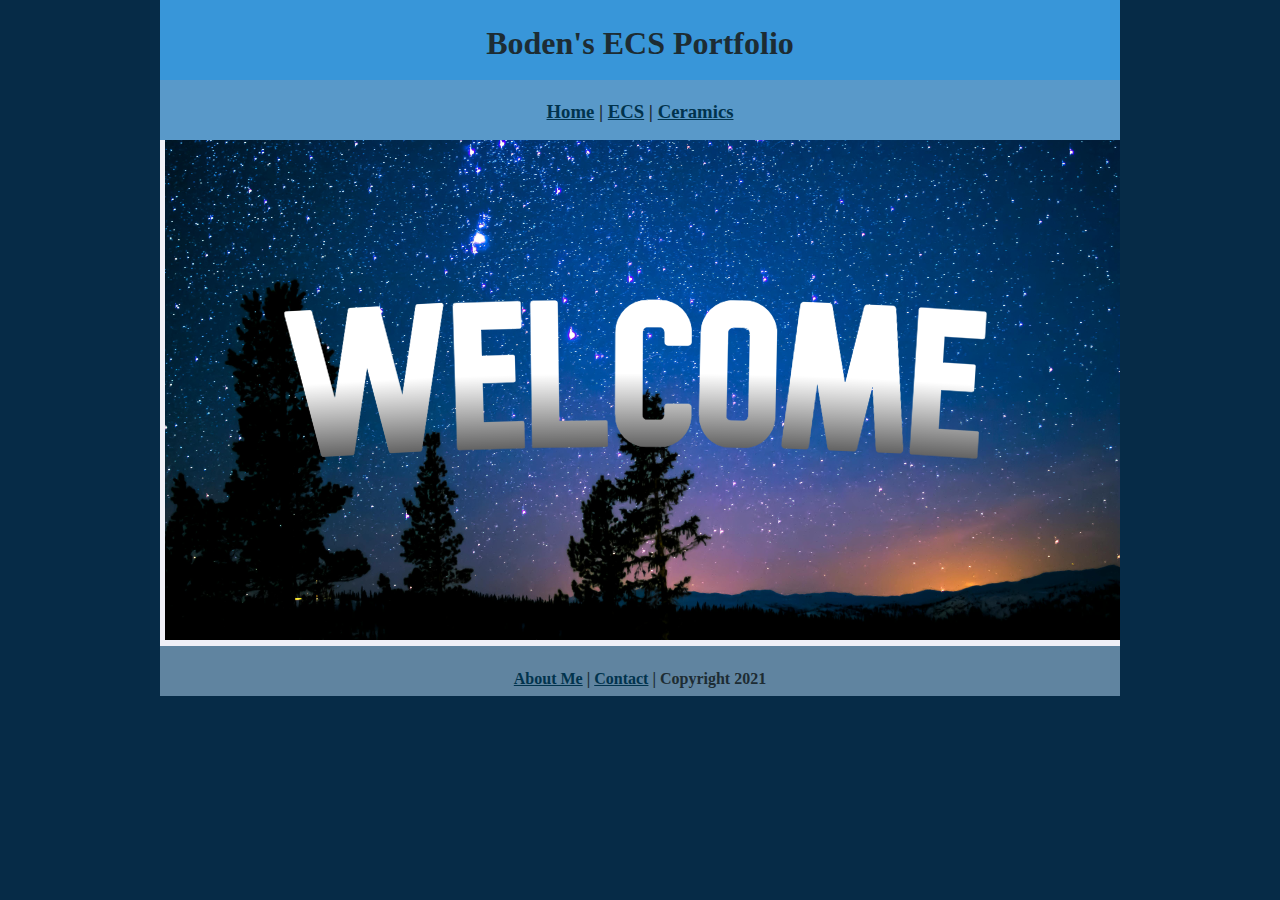
<file: index.html>
<!DOCTYPE html>
<html class="homePage">
<head>
	<!-- This is a comment! Text here will be ignored by the browser. -->
	<meta charset="UTF-8">
	<title>Boden's Portfolio</title>
	<link href="myCSS.css" rel="stylesheet" type="text/css">
</head>
<body>
<div class="container">
  <div class="header">
  	<h1> Boden's ECS Portfolio </h1>
  </div>
  <div class="nav">
    <h3><a href="index.html">Home</a> | <a href="ecs/index.html">ECS</a> | <a href="ceramics/index.html">Ceramics</a></h3>
  </div>
  <div class="content">
	  <img src="images/welcome.png" alt="Welcome" width="960" >
  </div>
  <div class="footer">
    <h4><a href="aboutme.html">About Me</a> | <a href="mailto:9647057@graniteschools.org">Contact</a> | Copyright 2021</h4>
  </div>
</div>
</body>
</html>
</file>
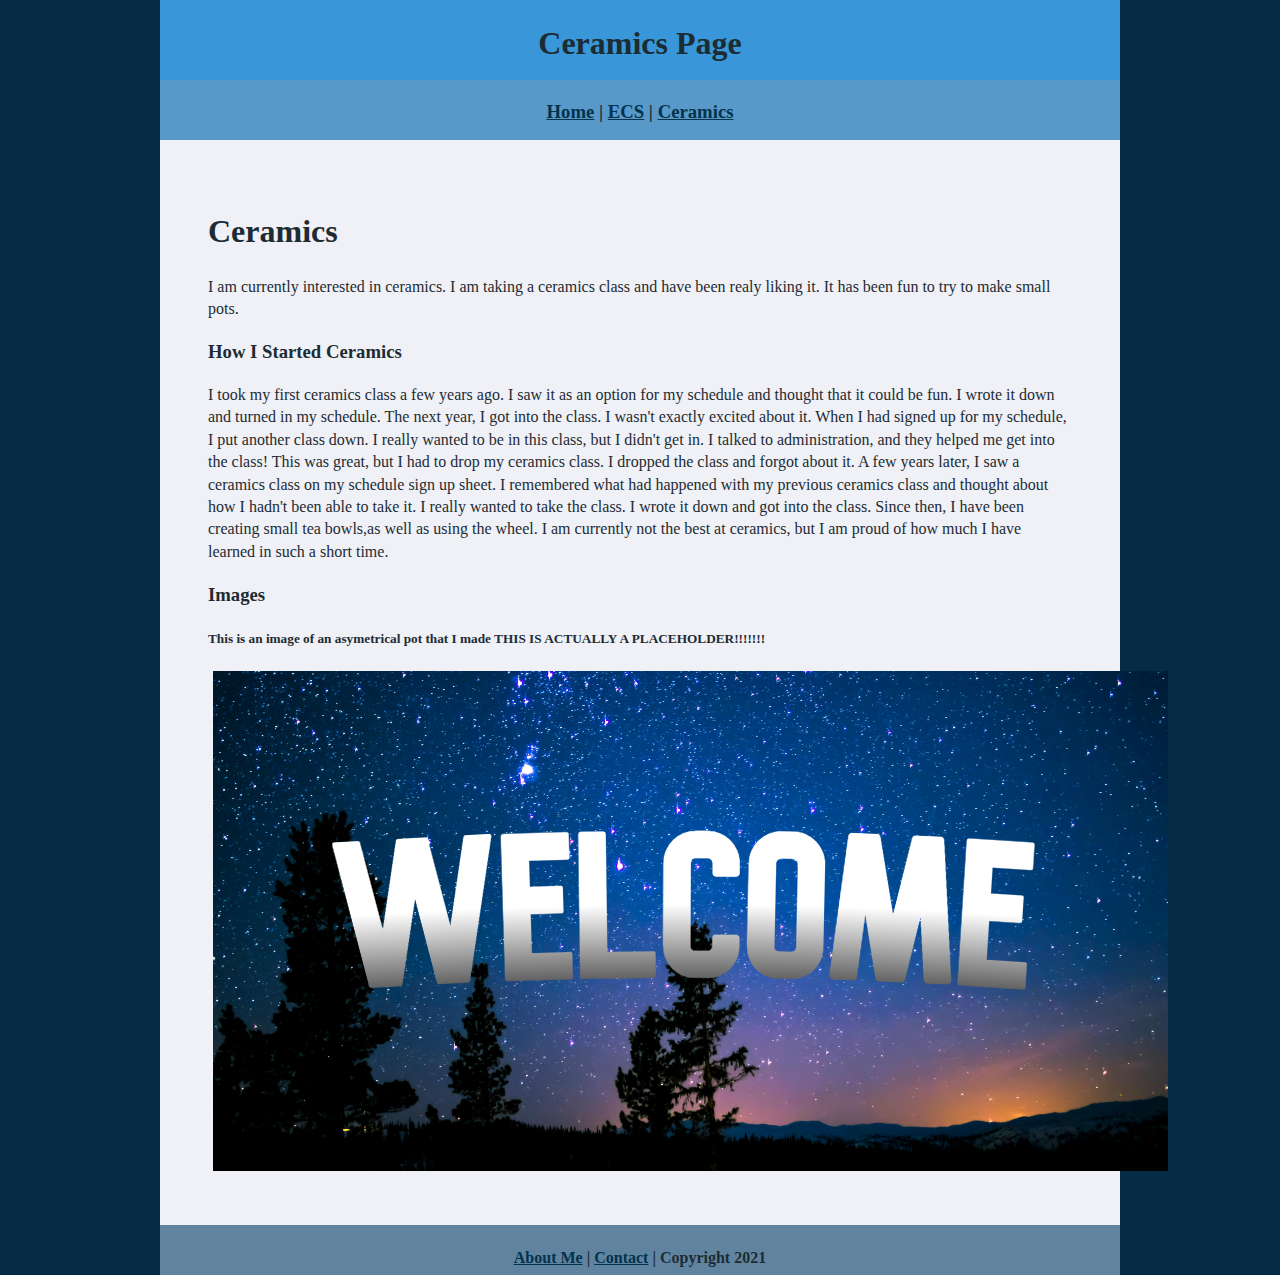
<file: ceramics/index.html>
<!DOCTYPE html>
<html class="homePage">
<head>
	<!-- This is a comment! Text here will be ignored by the browser. -->
	<meta charset="UTF-8">
	<title>Ceramics Page</title>
	<link href="../myCSS.css" rel="stylesheet" type="text/css">
</head>
<body>
<div class="container">
  <div class="header">
  	<h1> Ceramics Page </h1>
  </div>
  <div class="nav">
    <h3><a href="../index.html">Home</a> | <a href="../ecs/index.html">ECS</a> | <a href="index.html">Ceramics</a></h3>
  </div>
  <div class="content">
<div class="left">
<h1>Ceramics</h1>
<p>I am currently interested in ceramics. I am taking a ceramics class and have been realy liking it. 
	It has been fun to try to make small pots.</p>
<h3>How I Started Ceramics</h3>
<p>I took my first ceramics class a few years ago. I saw it as an option for my schedule and thought that it could
be fun. I wrote it down and turned in my schedule. The next year, I got into the class. I wasn't exactly excited
about it. When I had signed up for my schedule, I put another class down. I really wanted to be in this class,
but I didn't get in. I talked to administration, and they helped me get into the class! This was great, but I had to 
drop my ceramics class. I dropped the class and forgot about it. A few years later, I saw a ceramics class on
my schedule sign up sheet. I remembered what had happened with my previous ceramics class and thought about how
I hadn't been able to take it. I really wanted to take the class. I wrote it down and got into the class. Since then, 
I have been creating small tea bowls,as well as using the wheel. I am currently not the best at ceramics, but I am 
proud of how much I have learned in such a short time.</p>
<h3>Images</h3>
<h5>This is an image of an asymetrical pot that I made THIS IS ACTUALLY A PLACEHOLDER!!!!!!!</h5>
<img src="../images/welcome.png" alt="Asymetrical ceramic pot with white glaze in a wood like pattern" width="960" >
</div>
  </div>
  <div class="footer">
    <h4><a href="../aboutme.html">About Me</a> | <a href="mailto:9647057@graniteschools.org">Contact</a> | Copyright 2021</h4>
  </div>
</div>
</body>
</html>
</file>
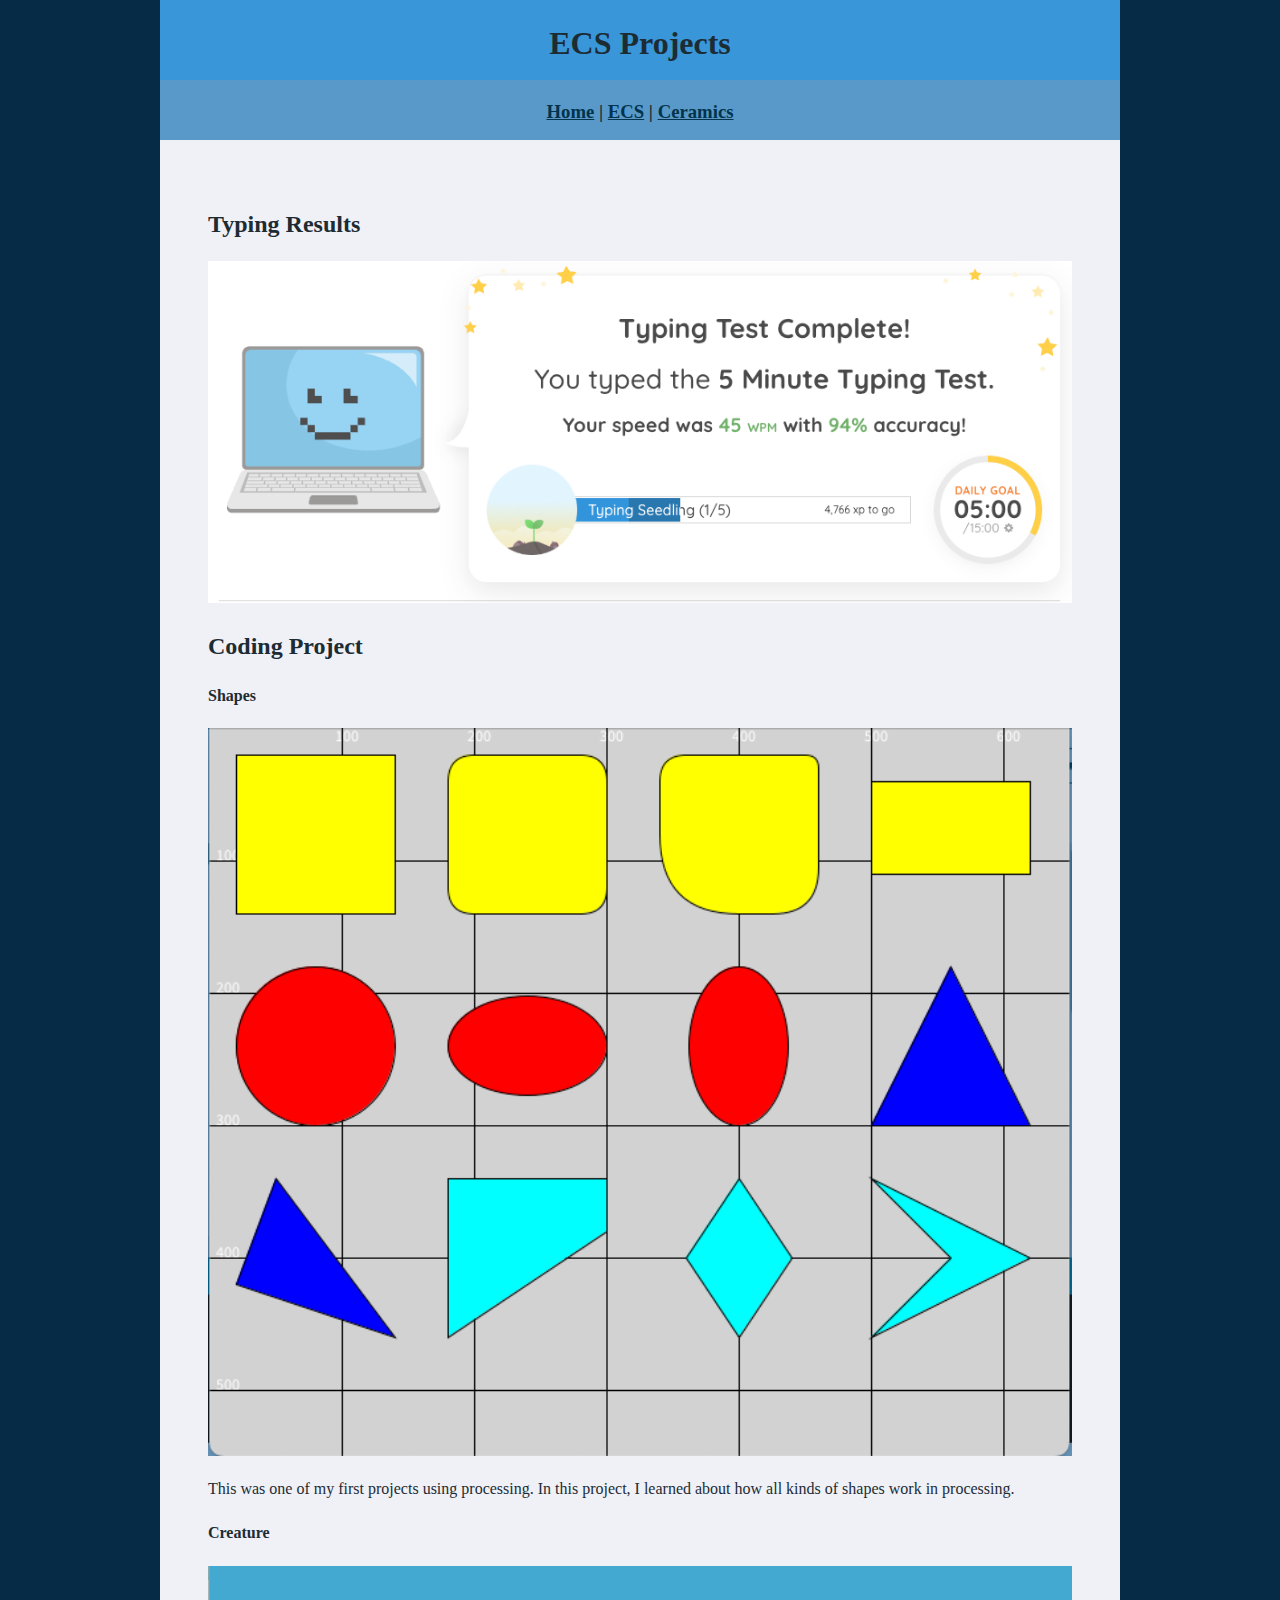
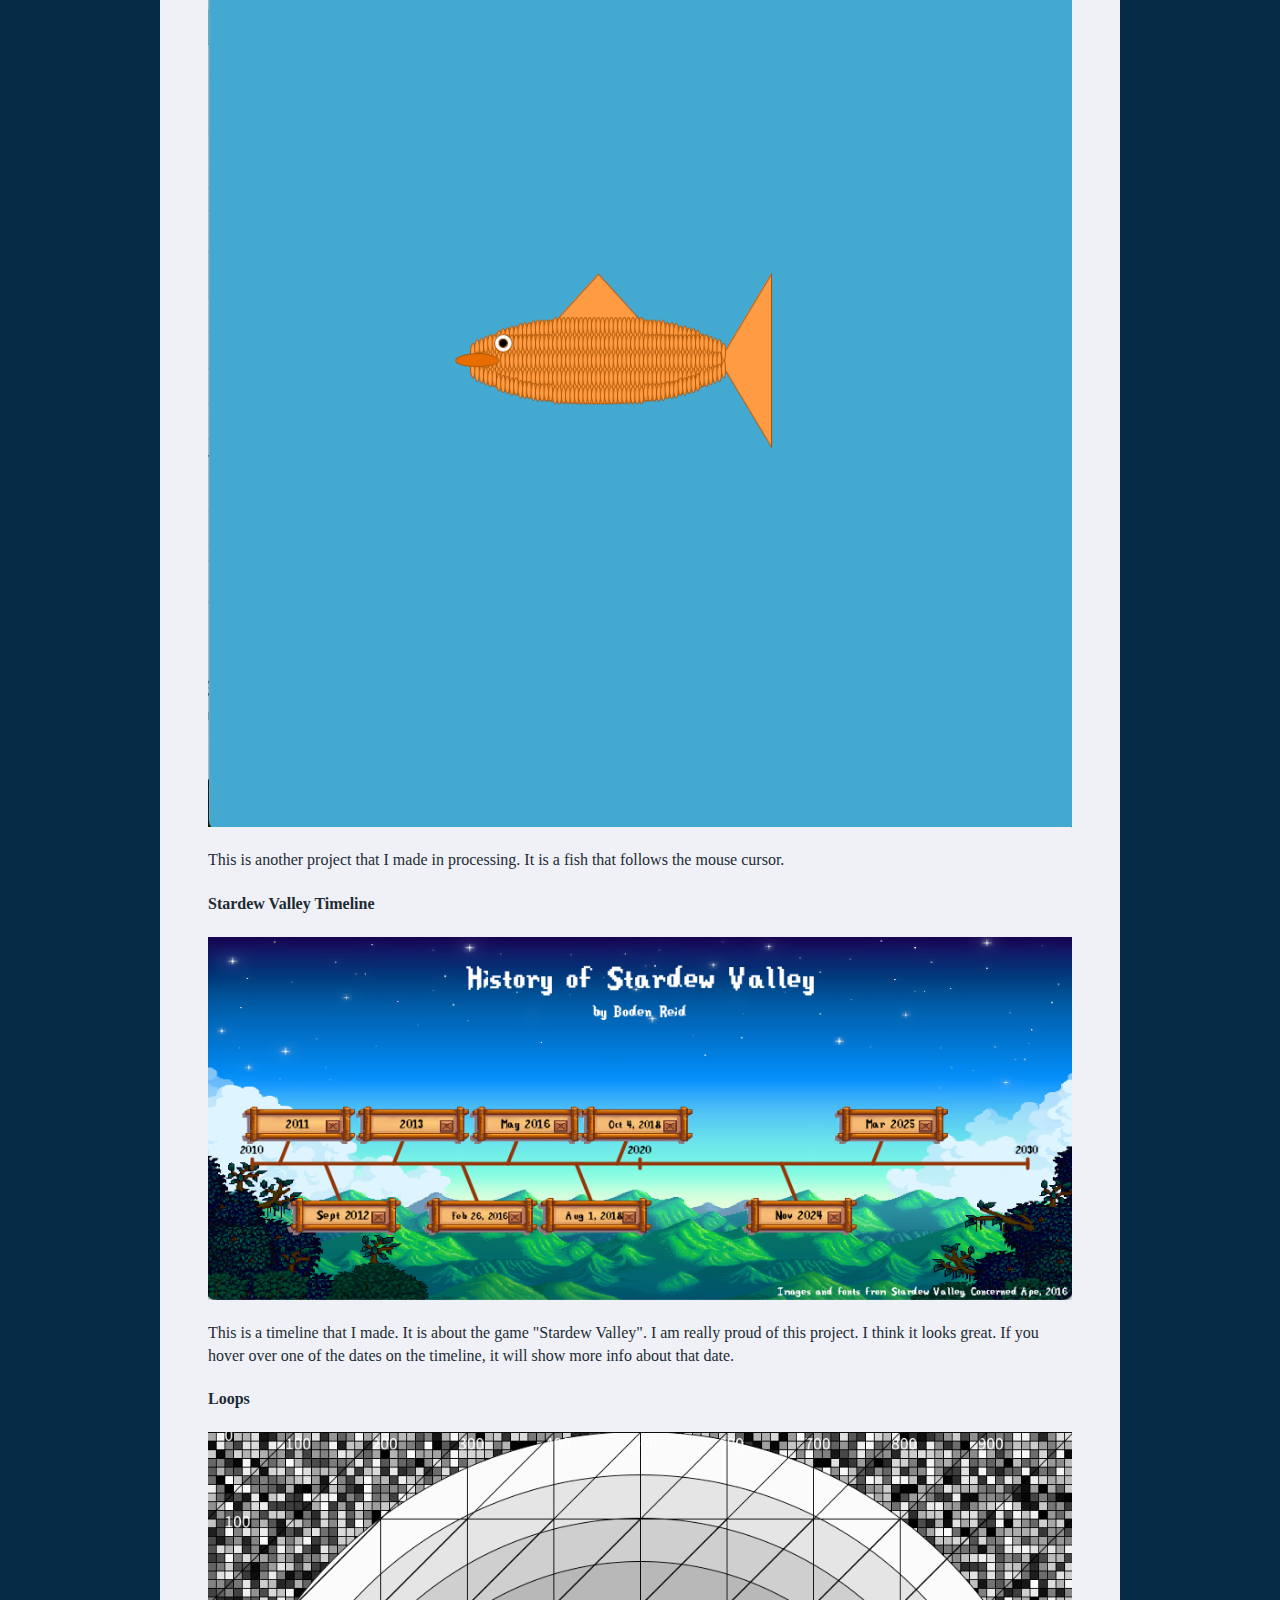
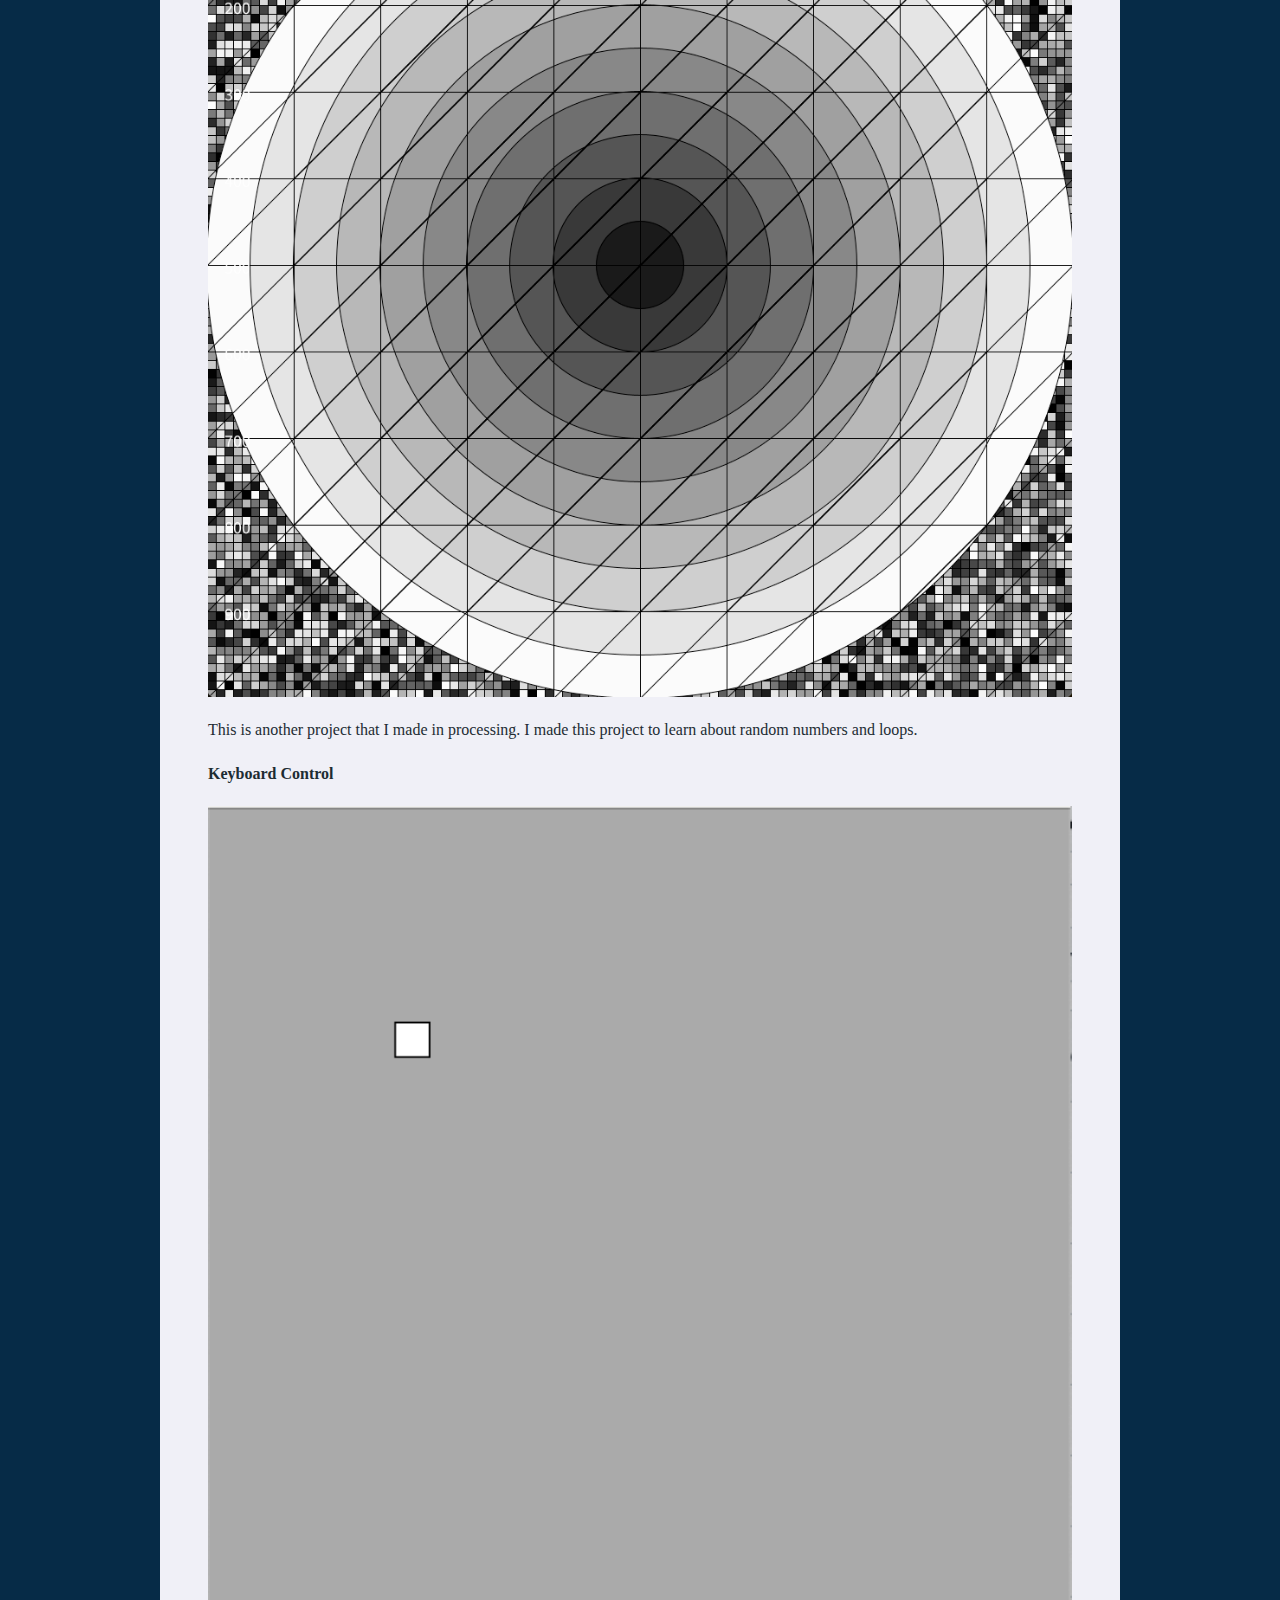
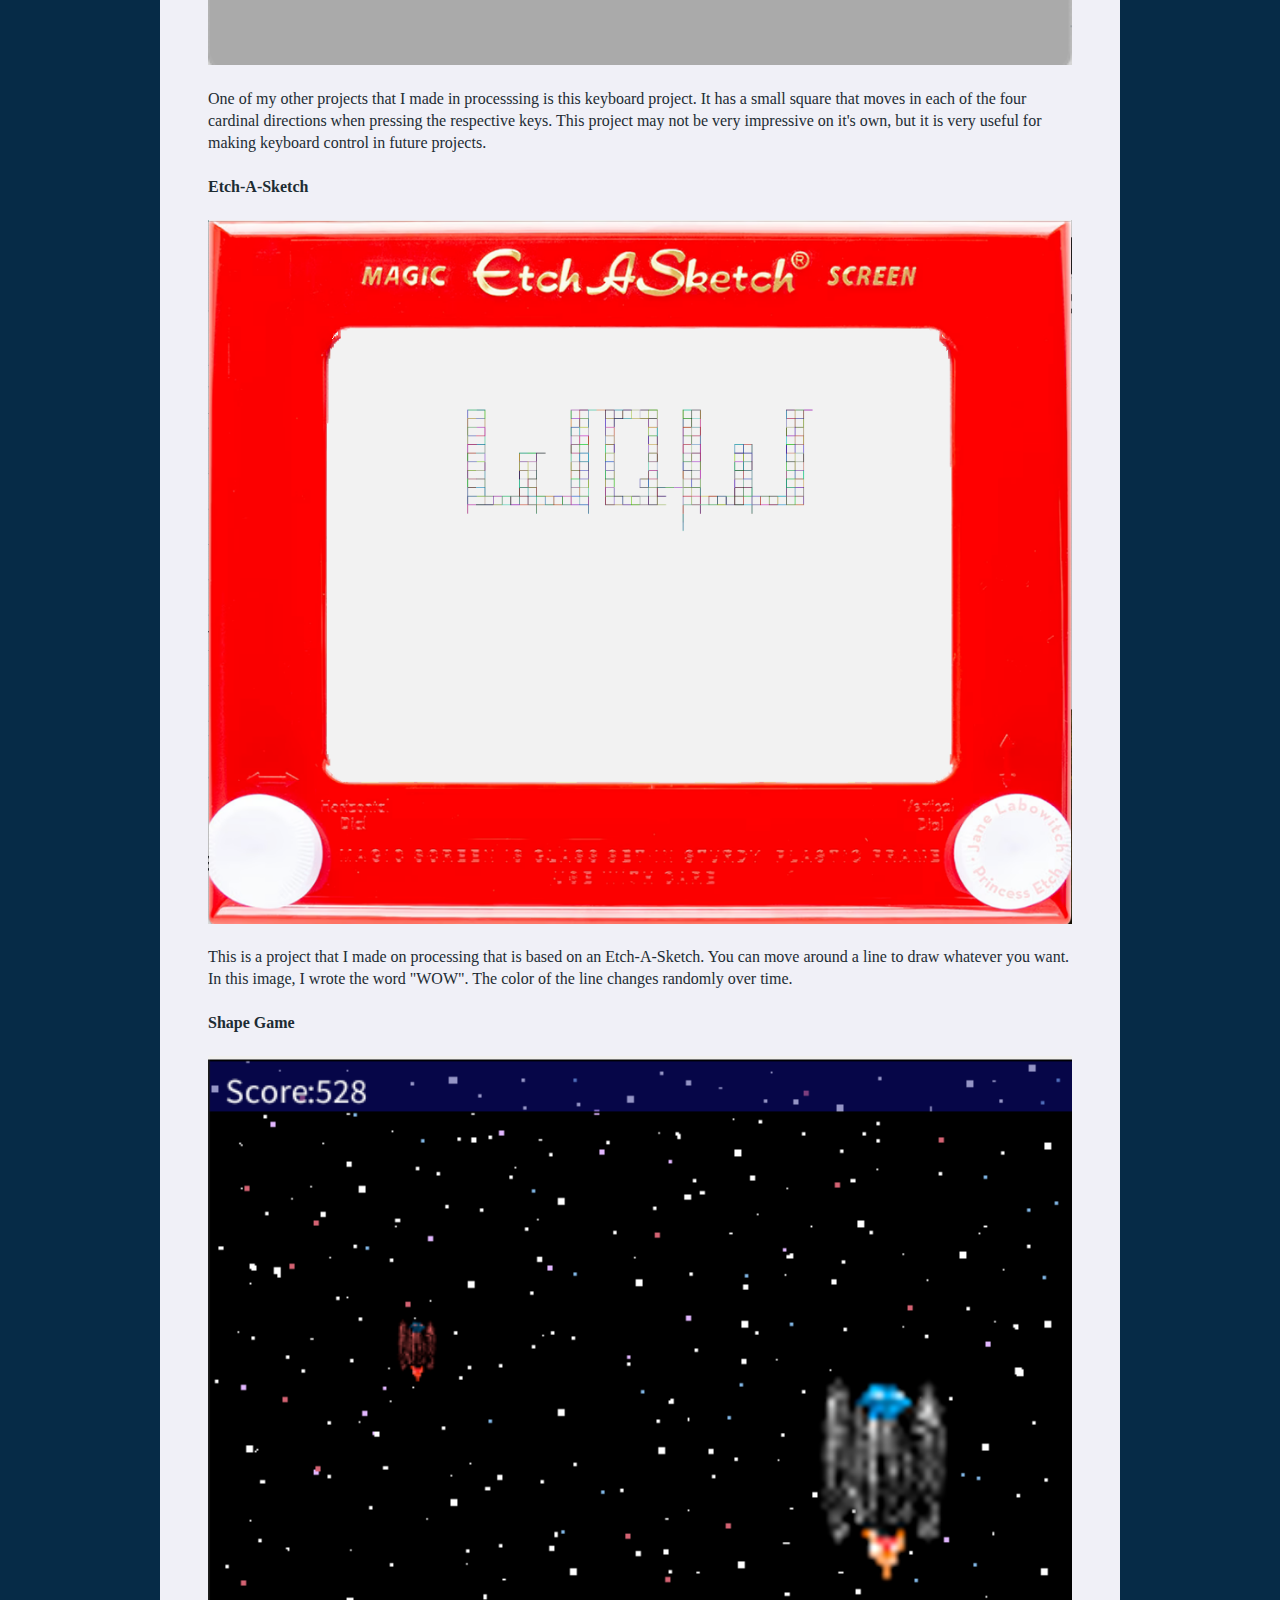
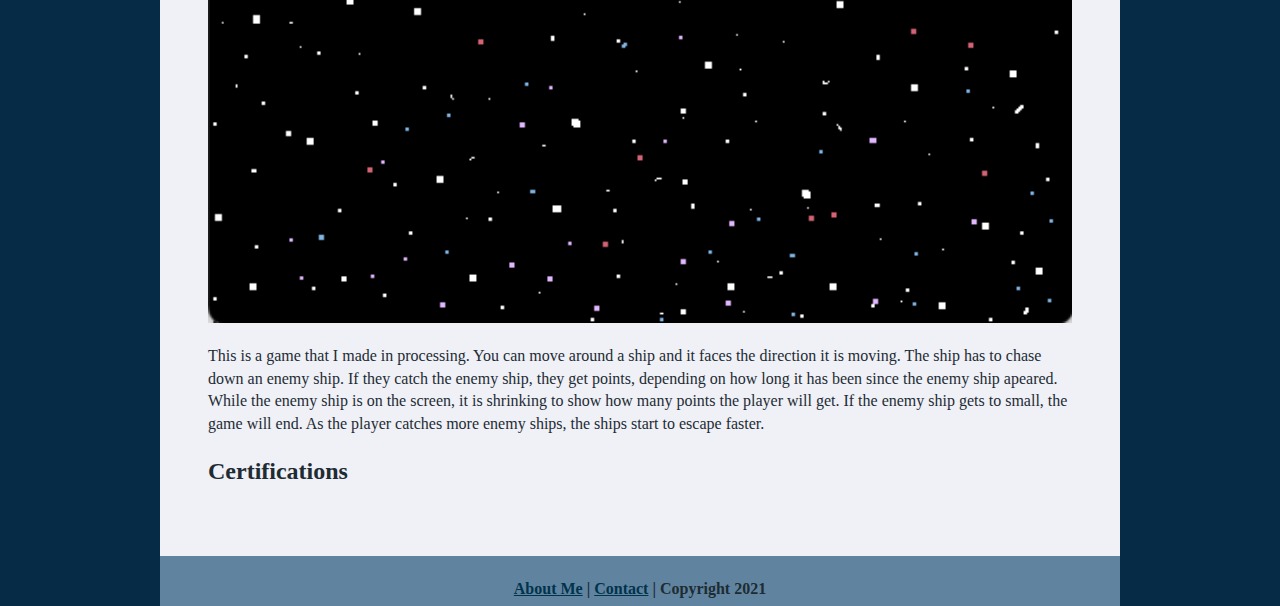
<file: ecs/index.html>
<!DOCTYPE html>
<html class="homePage">
<head>
	<!-- This is a comment! Text here will be ignored by the browser. -->
	<meta charset="UTF-8">
	<title>ECS Projects</title>
	<link href="../myCSS.css" rel="stylesheet" type="text/css">
</head>
<body>
<div class="container">
  <div class="header">
  	<h1> ECS Projects </h1>
  </div>
  <div class="nav">
    <h3><a href="../index.html">Home</a> | <a href="index.html">ECS</a> | <a href="../ceramics/index.html">Ceramics</a></h3>
  </div>
  <div class="content">
	  <div class="left">
	  <h2>Typing Results</h2>
	  <img src="../images/Typing.png" alt="Typing score 45 words per minute" width="864" >
	  <h2>Coding Project</h2>
	  <h4>Shapes</h4>
	  <img src="../images/shapes.png" alt="shapes" width="864" >
	  <p>This was one of my first projects using processing. In this project,
		I learned about how all kinds of shapes work in processing.</p>
	   <h4>Creature</h4>
	  <img src="../images/creature.png" alt="fish" width="864" >
	  <p>This is another project that I made in processing. It is a fish that follows the mouse cursor. </p>
	  <h4>Stardew Valley Timeline</h4>
	  <img src="../images/timeline.png" alt="Timeline of Stardew Valley" width="864" >
	  <p>This is a timeline that I made. It is about the game "Stardew Valley". I am really proud 
	  of this project. I think it looks great. If you hover over one of the dates on the timeline, it will show more info about that date.</p>
	<h4>Loops</h4>
	  <img src="../images/looping.png" alt="Circles on a grid with random black and white colored squares in the background" width="864" >
	  <p>This is another project that I made in processing. I made this project to learn about random numbers and loops.</p>  
	  <h4>Keyboard Control</h4>
	  <img src="../images/keyboard.png" alt="Small square that can be controlled with the keyboard." width="864" >
	  <p>One of my other projects that I made in processsing is this keyboard project. It 
		  has a small square that moves in each of the four cardinal directions when pressing the respective keys.
	  This project may not be very impressive on it's own, but it is very useful for making keyboard control in future projects.</p>
	  <h4>Etch-A-Sketch</h4>
	  <img src="../images/etch-a-sketch.png" alt="Etch-a-sketch with the word wow written on it" width="864" >
	  <p>This is a project that I made on processing that is based on an Etch-A-Sketch. You can move around a line to draw whatever you want.
	  In this image, I wrote the word "WOW". The color of the line changes randomly over time.</p>
	  <h4>Shape Game</h4>
	  <img src="../images/shape_game.png" alt="Player space ship in space to the right. Enemy space ship to the left. Score in the top corner. Score:528 " width="864" >
	  <p>This is a game that I made in processing. You can move around a ship and it faces the direction it is moving. 
	  The ship has to chase down an enemy ship. If they catch the enemy ship, they get points, depending on how long it has been since the enemy ship apeared.
	  While the enemy ship is on the screen, it is shrinking to show how many points the player will get. If the enemy ship gets to small, 
	  the game will end. As the player catches more enemy ships, the ships start to escape faster.</p>
	  <h2>Certifications</h2>
	  </div>
  <div class="footer">
    <h4><a href="../aboutme.html">About Me</a> | <a href="mailto:9647057@graniteschools.org">Contact</a> | Copyright 2021</h4>
  </div>
</div>
</body>
</html>
</file>
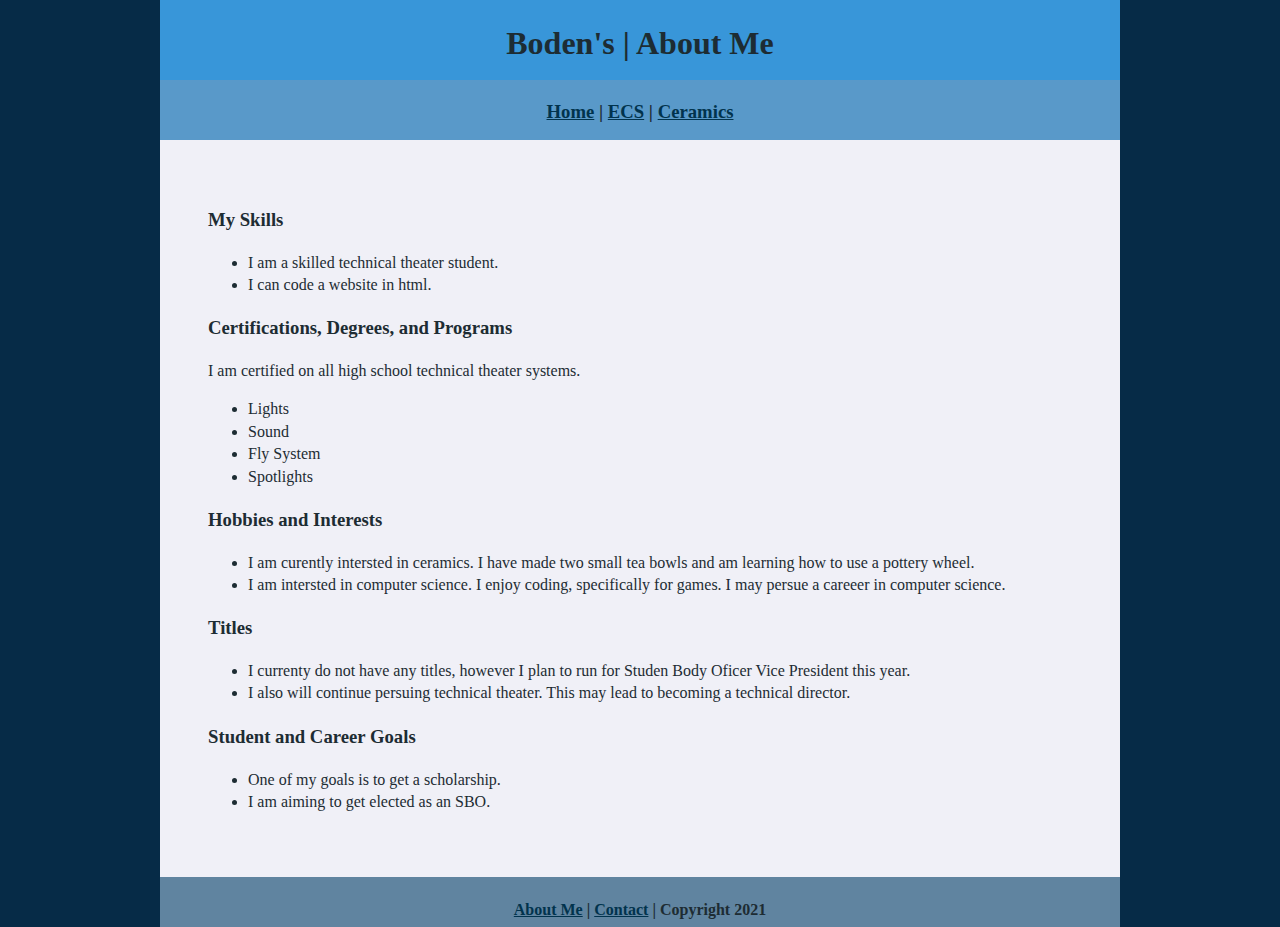
<file: aboutme.html>
<!DOCTYPE html>
<html class="homePage">
<head>
	<!-- This is a comment! Text here will be ignored by the browser. -->
	<meta charset="UTF-8">
	<title>Boden's | About Me </title>
	<link href="myCSS.css" rel="stylesheet" type="text/css">
</head>
<body>
<div class="container">
  <div class="header">
  	<h1> Boden's | About Me </h1>
  </div>
  <div class="nav">
    <h3><a href="index.html">Home</a> | <a href="ecs/index.html">ECS</a> | <a href="ceramics/index.html">Ceramics</a></h3>
  </div>
  <div class="content">
  <div class="left">
    <!-- Put page content bellow this point.-->
<h3>My Skills</h3>
<ul>
<li>I am a skilled technical theater student.</li>
<li>I can code a website in html.</li>
</ul>
<h3>Certifications, Degrees, and Programs</h3>
<p>I am certified on all high school technical theater systems.</p>
<ul>
<li>Lights</li>
<li>Sound</li>
<li>Fly System</li>
<li>Spotlights</li>
</ul>
<h3>Hobbies and Interests</h3>
<ul>
<li>I am curently intersted in ceramics. 
	I have made two small tea bowls and am learning how to use a pottery wheel.</li>
<li>I am intersted in computer science. I enjoy coding, specifically for games. 
	I may persue a careeer in computer science.</li>
</ul>
<h3>Titles</h3>
<ul>
<li>I currenty do not have any titles, however I plan to run for Studen Body Oficer Vice President this year.</li>
<li>I also will continue persuing technical theater. This may lead to becoming a technical director.</li>
</ul>
<h3>Student and Career Goals</h3>
<ul>
<li>One of my goals is to get a scholarship. </li>
<li>I am aiming to get elected as an SBO.</li>
</ul>
    <!-- Put page content above this point.-->
  </div>
  </div>
  <div class="footer">
    <h4><a href="aboutme.html">About Me</a> | <a href="mailto:9647057@graniteschools.org">Contact</a> | Copyright 2021</h4>
  </div>
</div>
</body>
</html>
</file>
<file: myCSS.css>
@charset "UTF-8";
/* This is a comment! Text here will be ignored by the browser. */
body {
     font: 100%/1.4 Palatino, URW Palladio L, serif;
     background-color: #FFFFFF;
     margin: 0;
     padding: 0;
     color: #1D2C33;
}

a:link {
     color: #01334d;
}
a:visited {
     color: #01334d;
}
a:hover, a:active, a:focus { 
     text-decoration: underline;
}
body {
	margin: 0 auto;
}
.homePage {
	background: #062B47;
}
.container {
	width: 960px;
	margin: 0 auto;
}
.header {
	background: #3896D9;
	text-align: center;
	margin: 0px;
	padding: 5;
	float: left;
	width: 100%;
	height: 80px;
	
}
.nav {
	background: #5999C9;
	margin: 0px;
	padding: 5;
	float: left;
	width: 100%;
	height: 60px;
	text-align: center;
}
.content {
	background: #F0F0F7;
	margin: 0px;
	float: left;
	width: 100%;
	text-align: left;
}
.footer {
	background: #6084A0;
	margin: 0px;
	float: left;
	width: 100%;
	height: 50px;
	text-align: center;
}
.left{
	margin: 48px;
	float: left;
	width: 90%;
	text-align: left;
}
</file>
